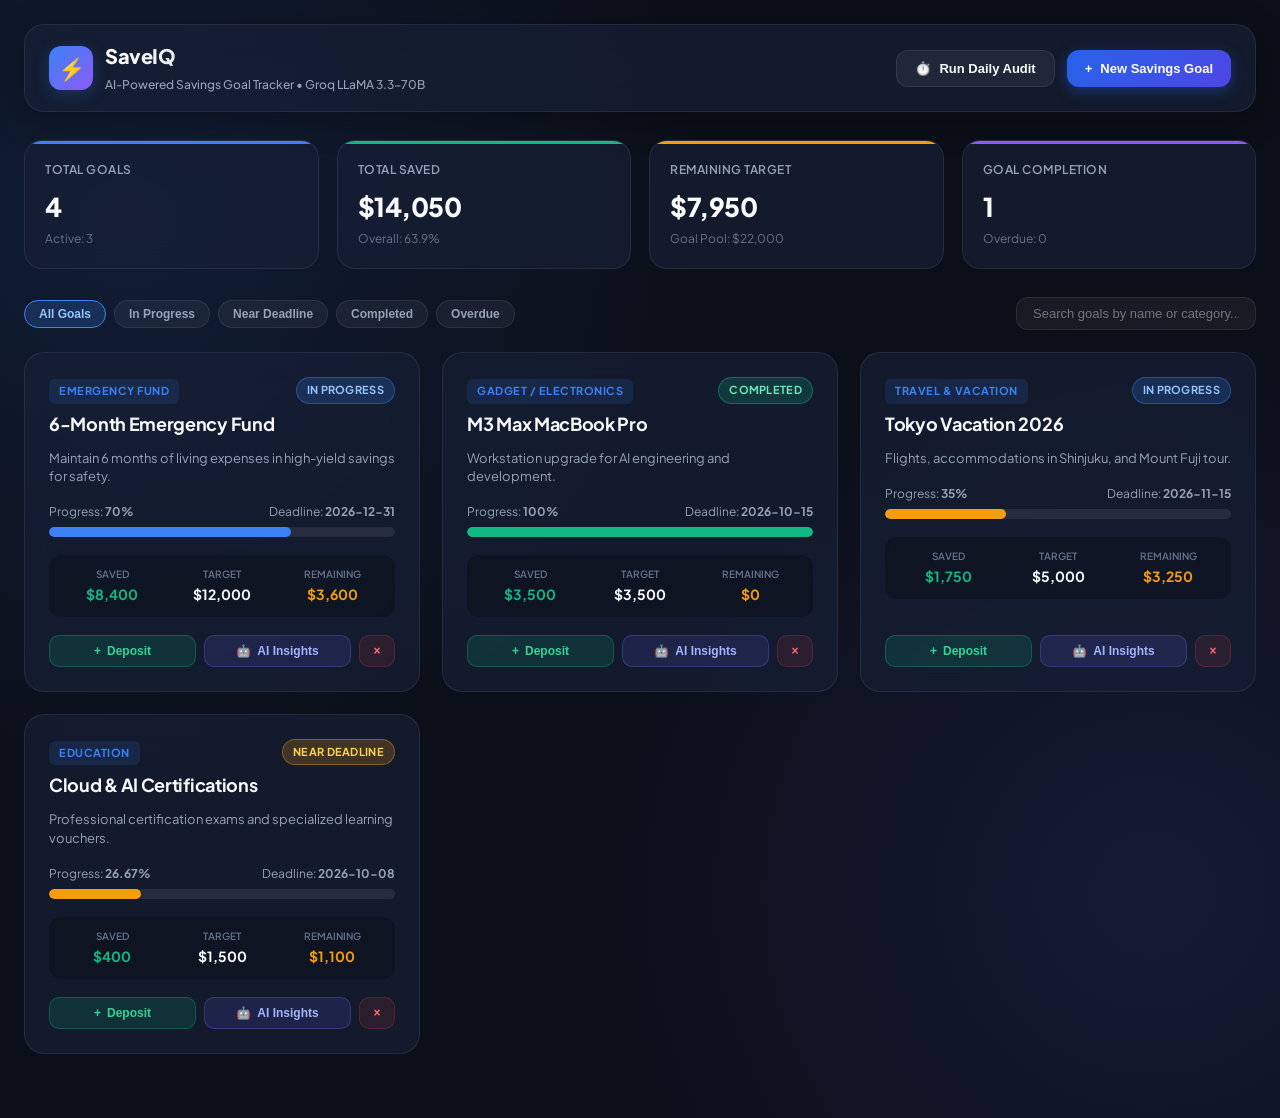
<file: google-apps-script/Index.html>
<!DOCTYPE html>
<html lang="en">
<head>
  <meta charset="UTF-8">
  <meta name="viewport" content="width=device-width, initial-scale=1.0">
  <title>SaveIQ – AI Savings Goal Tracker</title>
  <link rel="preconnect" href="https://fonts.googleapis.com">
  <link rel="preconnect" href="https://fonts.gstatic.com" crossorigin>
  <link href="https://fonts.googleapis.com/css2?family=Plus+Jakarta+Sans:wght@300;400;500;600;700;800&family=JetBrains+Mono:wght@400;500&display=swap" rel="stylesheet">
  <style>
    :root {
      --bg-dark: #0B0F19;
      --card-bg: rgba(24, 32, 54, 0.7);
      --card-border: rgba(255, 255, 255, 0.08);
      --accent-blue: #3B82F6;
      --accent-indigo: #6366F1;
      --accent-green: #10B981;
      --accent-amber: #F59E0B;
      --accent-red: #EF4444;
      --text-main: #F8FAFC;
      --text-muted: #94A3B8;
      --text-dim: #64748B;
      --glow-blue: rgba(59, 130, 246, 0.25);
    }

    * {
      box-sizing: border-box;
      margin: 0;
      padding: 0;
    }

    body {
      font-family: 'Plus Jakarta Sans', -apple-system, sans-serif;
      background-color: var(--bg-dark);
      background-image: 
        radial-gradient(circle at 10% 20%, rgba(59, 130, 246, 0.12) 0%, transparent 40%),
        radial-gradient(circle at 90% 80%, rgba(99, 102, 241, 0.12) 0%, transparent 40%);
      color: var(--text-main);
      min-height: 100vh;
      padding: 24px;
      line-height: 1.5;
    }

    .container {
      max-width: 1280px;
      margin: 0 auto;
    }

    /* Header & Navigation */
    header {
      display: flex;
      justify-content: space-between;
      align-items: center;
      padding: 16px 24px;
      background: var(--card-bg);
      backdrop-filter: blur(16px);
      -webkit-backdrop-filter: blur(16px);
      border: 1px solid var(--card-border);
      border-radius: 20px;
      margin-bottom: 28px;
      box-shadow: 0 8px 32px rgba(0, 0, 0, 0.3);
    }

    .brand {
      display: flex;
      align-items: center;
      gap: 12px;
    }

    .logo-badge {
      width: 44px;
      height: 44px;
      border-radius: 12px;
      background: linear-gradient(135deg, #3B82F6 0%, #8B5CF6 100%);
      display: flex;
      align-items: center;
      justify-content: center;
      font-size: 22px;
      box-shadow: 0 4px 16px var(--glow-blue);
    }

    .brand-title h1 {
      font-size: 20px;
      font-weight: 800;
      letter-spacing: -0.5px;
      background: linear-gradient(to right, #FFFFFF, #94A3B8);
      -webkit-background-clip: text;
      -webkit-text-fill-color: transparent;
    }

    .brand-title span {
      font-size: 12px;
      color: var(--text-muted);
      font-weight: 500;
    }

    .header-actions {
      display: flex;
      gap: 12px;
    }

    .btn {
      padding: 10px 18px;
      border-radius: 12px;
      font-size: 13px;
      font-weight: 600;
      cursor: pointer;
      display: inline-flex;
      align-items: center;
      gap: 8px;
      transition: all 0.2s cubic-bezier(0.4, 0, 0.2, 1);
      border: none;
      outline: none;
    }

    .btn-primary {
      background: linear-gradient(135deg, #2563EB 0%, #4F46E5 100%);
      color: white;
      box-shadow: 0 4px 14px rgba(37, 99, 235, 0.4);
    }

    .btn-primary:hover {
      box-shadow: 0 6px 20px rgba(37, 99, 235, 0.6);
      transform: translateY(-1px);
    }

    .btn-secondary {
      background: rgba(255, 255, 255, 0.06);
      color: var(--text-main);
      border: 1px solid var(--card-border);
    }

    .btn-secondary:hover {
      background: rgba(255, 255, 255, 0.1);
      transform: translateY(-1px);
    }

    /* KPI Summary Cards Grid */
    .kpi-grid {
      display: grid;
      grid-template-columns: repeat(auto-fit, minmax(220px, 1fr));
      gap: 18px;
      margin-bottom: 28px;
    }

    .kpi-card {
      background: var(--card-bg);
      backdrop-filter: blur(12px);
      border: 1px solid var(--card-border);
      border-radius: 18px;
      padding: 20px;
      transition: transform 0.2s ease, border-color 0.2s ease;
      position: relative;
      overflow: hidden;
    }

    .kpi-card:hover {
      transform: translateY(-2px);
      border-color: rgba(255, 255, 255, 0.15);
    }

    .kpi-card::before {
      content: '';
      position: absolute;
      top: 0;
      left: 0;
      width: 100%;
      height: 3px;
      background: var(--card-accent, #3B82F6);
    }

    .kpi-label {
      font-size: 12px;
      font-weight: 600;
      text-transform: uppercase;
      letter-spacing: 0.5px;
      color: var(--text-muted);
      margin-bottom: 8px;
    }

    .kpi-value {
      font-size: 26px;
      font-weight: 800;
      color: var(--text-main);
      margin-bottom: 4px;
      letter-spacing: -0.5px;
    }

    .kpi-subtext {
      font-size: 12px;
      color: var(--text-dim);
    }

    /* Controls & Filter Bar */
    .toolbar {
      display: flex;
      justify-content: space-between;
      align-items: center;
      flex-wrap: wrap;
      gap: 14px;
      margin-bottom: 22px;
    }

    .filter-group {
      display: flex;
      gap: 8px;
      flex-wrap: wrap;
    }

    .filter-chip {
      padding: 6px 14px;
      border-radius: 30px;
      background: rgba(255, 255, 255, 0.05);
      border: 1px solid var(--card-border);
      font-size: 12px;
      font-weight: 600;
      color: var(--text-muted);
      cursor: pointer;
      transition: all 0.2s ease;
    }

    .filter-chip.active, .filter-chip:hover {
      background: rgba(59, 130, 246, 0.2);
      border-color: var(--accent-blue);
      color: #93C5FD;
    }

    .search-input {
      background: rgba(255, 255, 255, 0.05);
      border: 1px solid var(--card-border);
      border-radius: 12px;
      padding: 8px 16px;
      color: var(--text-main);
      font-size: 13px;
      outline: none;
      min-width: 240px;
    }

    .search-input:focus {
      border-color: var(--accent-blue);
      box-shadow: 0 0 0 2px rgba(59, 130, 246, 0.2);
    }

    /* Goals Cards Grid */
    .goals-grid {
      display: grid;
      grid-template-columns: repeat(auto-fill, minmax(360px, 1fr));
      gap: 22px;
      margin-bottom: 40px;
    }

    .goal-card {
      background: var(--card-bg);
      backdrop-filter: blur(14px);
      border: 1px solid var(--card-border);
      border-radius: 20px;
      padding: 24px;
      display: flex;
      flex-direction: column;
      justify-content: space-between;
      transition: all 0.25s cubic-bezier(0.4, 0, 0.2, 1);
      position: relative;
    }

    .goal-card:hover {
      border-color: rgba(255, 255, 255, 0.2);
      transform: translateY(-3px);
      box-shadow: 0 12px 30px rgba(0, 0, 0, 0.4);
    }

    .goal-header {
      display: flex;
      justify-content: space-between;
      align-items: flex-start;
      margin-bottom: 12px;
    }

    .goal-category {
      font-size: 11px;
      font-weight: 700;
      text-transform: uppercase;
      letter-spacing: 0.5px;
      color: var(--accent-blue);
      background: rgba(59, 130, 246, 0.12);
      padding: 4px 10px;
      border-radius: 6px;
      display: inline-block;
      margin-bottom: 6px;
    }

    .goal-title {
      font-size: 18px;
      font-weight: 700;
      color: var(--text-main);
      letter-spacing: -0.3px;
    }

    .badge-status {
      font-size: 11px;
      font-weight: 700;
      padding: 4px 10px;
      border-radius: 20px;
      text-transform: uppercase;
      letter-spacing: 0.3px;
      white-space: nowrap;
    }

    .badge-in-progress { background: rgba(59, 130, 246, 0.2); color: #93C5FD; border: 1px solid rgba(59, 130, 246, 0.4); }
    .badge-completed { background: rgba(16, 185, 129, 0.2); color: #6EE7B7; border: 1px solid rgba(16, 185, 129, 0.4); }
    .badge-near-deadline { background: rgba(245, 158, 11, 0.2); color: #FCD34D; border: 1px solid rgba(245, 158, 11, 0.4); }
    .badge-overdue { background: rgba(239, 68, 68, 0.2); color: #FCA5A5; border: 1px solid rgba(239, 68, 68, 0.4); }

    .goal-purpose {
      font-size: 13px;
      color: var(--text-muted);
      margin-bottom: 18px;
      line-height: 1.4;
      display: -webkit-box;
      -webkit-line-clamp: 2;
      -webkit-box-orient: vertical;
      overflow: hidden;
    }

    /* Financial Meter & Progress */
    .progress-section {
      margin-bottom: 18px;
    }

    .progress-labels {
      display: flex;
      justify-content: space-between;
      font-size: 12px;
      color: var(--text-muted);
      margin-bottom: 6px;
    }

    .progress-track {
      background: rgba(255, 255, 255, 0.08);
      height: 10px;
      border-radius: 9999px;
      overflow: hidden;
      position: relative;
    }

    .progress-fill {
      height: 100%;
      border-radius: 9999px;
      background: linear-gradient(90deg, #3B82F6 0%, #10B981 100%);
      transition: width 0.6s cubic-bezier(0.4, 0, 0.2, 1);
    }

    .metrics-summary {
      display: grid;
      grid-template-columns: repeat(3, 1fr);
      gap: 8px;
      background: rgba(0, 0, 0, 0.25);
      padding: 12px;
      border-radius: 12px;
      margin-bottom: 18px;
      text-align: center;
    }

    .metric-sub-label {
      font-size: 10px;
      text-transform: uppercase;
      color: var(--text-dim);
      font-weight: 600;
    }

    .metric-sub-val {
      font-size: 14px;
      font-weight: 700;
      color: var(--text-main);
      margin-top: 2px;
    }

    /* Card Actions */
    .goal-actions {
      display: flex;
      gap: 8px;
    }

    .btn-card {
      flex: 1;
      padding: 8px 12px;
      font-size: 12px;
      font-weight: 600;
      border-radius: 10px;
      border: none;
      cursor: pointer;
      display: flex;
      align-items: center;
      justify-content: center;
      gap: 6px;
      transition: all 0.15s ease;
    }

    .btn-deposit {
      background: rgba(16, 185, 129, 0.15);
      color: #34D399;
      border: 1px solid rgba(16, 185, 129, 0.3);
    }
    .btn-deposit:hover { background: rgba(16, 185, 129, 0.25); }

    .btn-ai {
      background: rgba(99, 102, 241, 0.15);
      color: #A5B4FC;
      border: 1px solid rgba(99, 102, 241, 0.3);
    }
    .btn-ai:hover { background: rgba(99, 102, 241, 0.25); }

    .btn-del {
      background: rgba(239, 68, 68, 0.1);
      color: #F87171;
      border: 1px solid rgba(239, 68, 68, 0.2);
      flex: 0 0 36px;
    }
    .btn-del:hover { background: rgba(239, 68, 68, 0.2); }

    /* Modal Overlay & Styling */
    .modal-overlay {
      position: fixed;
      inset: 0;
      background: rgba(5, 8, 16, 0.85);
      backdrop-filter: blur(8px);
      display: flex;
      align-items: center;
      justify-content: center;
      z-index: 1000;
      opacity: 0;
      pointer-events: none;
      transition: opacity 0.2s ease;
      padding: 20px;
    }

    .modal-overlay.active {
      opacity: 1;
      pointer-events: auto;
    }

    .modal-content {
      background: #131B2E;
      border: 1px solid var(--card-border);
      border-radius: 24px;
      max-width: 580px;
      width: 100%;
      padding: 28px;
      box-shadow: 0 20px 50px rgba(0, 0, 0, 0.6);
      transform: scale(0.95);
      transition: transform 0.2s cubic-bezier(0.4, 0, 0.2, 1);
      max-height: 90vh;
      overflow-y: auto;
    }

    .modal-overlay.active .modal-content {
      transform: scale(1);
    }

    .modal-header {
      display: flex;
      justify-content: space-between;
      align-items: center;
      margin-bottom: 20px;
    }

    .modal-header h2 {
      font-size: 20px;
      font-weight: 700;
    }

    .modal-close {
      background: transparent;
      border: none;
      color: var(--text-muted);
      font-size: 20px;
      cursor: pointer;
    }

    .form-group {
      margin-bottom: 16px;
    }

    .form-group label {
      display: block;
      font-size: 12px;
      font-weight: 600;
      color: var(--text-muted);
      margin-bottom: 6px;
      text-transform: uppercase;
      letter-spacing: 0.3px;
    }

    .form-control {
      width: 100%;
      padding: 10px 14px;
      background: rgba(255, 255, 255, 0.05);
      border: 1px solid var(--card-border);
      border-radius: 12px;
      color: var(--text-main);
      font-size: 14px;
      outline: none;
      font-family: inherit;
    }

    .form-control:focus {
      border-color: var(--accent-blue);
      box-shadow: 0 0 0 2px rgba(59, 130, 246, 0.2);
    }

    .form-row {
      display: grid;
      grid-template-columns: 1fr 1fr;
      gap: 14px;
    }

    /* AI Insight Modal Body */
    .ai-bubble {
      background: rgba(99, 102, 241, 0.08);
      border: 1px solid rgba(99, 102, 241, 0.3);
      border-radius: 16px;
      padding: 20px;
      font-size: 14px;
      line-height: 1.6;
      color: #E0E7FF;
      white-space: pre-wrap;
      font-family: 'Plus Jakarta Sans', sans-serif;
    }

    /* Loading Spinner */
    .spinner {
      display: inline-block;
      width: 20px;
      height: 20px;
      border: 2px solid rgba(255, 255, 255, 0.3);
      border-radius: 50%;
      border-top-color: white;
      animation: spin 0.8s linear infinite;
    }

    @keyframes spin {
      to { transform: rotate(360deg); }
    }

    /* Notification Toast */
    .toast {
      position: fixed;
      bottom: 24px;
      right: 24px;
      background: #1E293B;
      border: 1px solid #3B82F6;
      padding: 14px 20px;
      border-radius: 12px;
      color: white;
      font-size: 13px;
      font-weight: 600;
      box-shadow: 0 10px 30px rgba(0,0,0,0.5);
      transform: translateY(100px);
      opacity: 0;
      transition: all 0.3s cubic-bezier(0.4, 0, 0.2, 1);
      z-index: 2000;
    }

    .toast.show {
      transform: translateY(0);
      opacity: 1;
    }
  </style>
</head>
<body>
  <div class="container">
    <!-- Top Header -->
    <header>
      <div class="brand">
        <div class="logo-badge">⚡</div>
        <div class="brand-title">
          <h1>SaveIQ</h1>
          <span>AI-Powered Savings Goal Tracker &bull; Groq LLaMA 3.3-70B</span>
        </div>
      </div>
      <div class="header-actions">
        <button class="btn btn-secondary" onclick="triggerAuditNow()">
          <span>⏱️</span> Run Daily Audit
        </button>
        <button class="btn btn-primary" onclick="openCreateModal()">
          <span>+</span> New Savings Goal
        </button>
      </div>
    </header>

    <!-- KPI Dashboard Summary -->
    <div class="kpi-grid">
      <div class="kpi-card" style="--card-accent: #3B82F6;">
        <div class="kpi-label">Total Goals</div>
        <div class="kpi-value" id="kpi-total-goals">0</div>
        <div class="kpi-subtext" id="kpi-active-goals">Active: 0</div>
      </div>
      <div class="kpi-card" style="--card-accent: #10B981;">
        <div class="kpi-label">Total Saved</div>
        <div class="kpi-value" id="kpi-total-saved">$0</div>
        <div class="kpi-subtext" id="kpi-overall-progress">Overall: 0%</div>
      </div>
      <div class="kpi-card" style="--card-accent: #F59E0B;">
        <div class="kpi-label">Remaining Target</div>
        <div class="kpi-value" id="kpi-total-remaining">$0</div>
        <div class="kpi-subtext" id="kpi-total-target">Goal Pool: $0</div>
      </div>
      <div class="kpi-card" style="--card-accent: #8B5CF6;">
        <div class="kpi-label">Goal Completion</div>
        <div class="kpi-value" id="kpi-completed-goals">0</div>
        <div class="kpi-subtext" id="kpi-overdue-goals">Overdue: 0</div>
      </div>
    </div>

    <!-- Toolbar: Search and Filter Chips -->
    <div class="toolbar">
      <div class="filter-group">
        <button class="filter-chip active" onclick="setFilter('all', this)">All Goals</button>
        <button class="filter-chip" onclick="setFilter('In Progress', this)">In Progress</button>
        <button class="filter-chip" onclick="setFilter('Near Deadline', this)">Near Deadline</button>
        <button class="filter-chip" onclick="setFilter('Completed', this)">Completed</button>
        <button class="filter-chip" onclick="setFilter('Overdue', this)">Overdue</button>
      </div>
      <input type="text" id="search-input" class="search-input" placeholder="Search goals by name or category..." oninput="handleSearch()">
    </div>

    <!-- Goals Grid Container -->
    <div class="goals-grid" id="goals-grid">
      <!-- Dynamically Rendered Goal Cards -->
    </div>
  </div>

  <!-- MODAL: Create New Savings Goal -->
  <div class="modal-overlay" id="modal-create">
    <div class="modal-content">
      <div class="modal-header">
        <h2>Create Financial Savings Goal</h2>
        <button class="modal-close" onclick="closeModal('modal-create')">&times;</button>
      </div>
      <form id="form-create-goal" onsubmit="handleCreateGoal(event)">
        <div class="form-group">
          <label>Goal Name</label>
          <input type="text" id="create-name" class="form-control" placeholder="e.g. 6-Month Emergency Fund" required>
        </div>
        <div class="form-row">
          <div class="form-group">
            <label>Category</label>
            <select id="create-category" class="form-control">
              <option value="Emergency Fund">Emergency Fund</option>
              <option value="Gadget / Electronics">Gadget / Electronics</option>
              <option value="Travel & Vacation">Travel & Vacation</option>
              <option value="Education">Education</option>
              <option value="Vehicle / Transport">Vehicle / Transport</option>
              <option value="Home & Real Estate">Home & Real Estate</option>
              <option value="Investment / Wealth">Investment / Wealth</option>
              <option value="General Savings">General Savings</option>
            </select>
          </div>
          <div class="form-group">
            <label>Target Amount ($)</label>
            <input type="number" id="create-target" class="form-control" placeholder="5000" min="1" step="0.01" required>
          </div>
        </div>
        <div class="form-row">
          <div class="form-group">
            <label>Initial Savings ($)</label>
            <input type="number" id="create-initial" class="form-control" placeholder="500" min="0" step="0.01" value="0">
          </div>
          <div class="form-group">
            <label>Target Deadline</label>
            <input type="date" id="create-deadline" class="form-control" required>
          </div>
        </div>
        <div class="form-group">
          <label>Notification Email</label>
          <input type="email" id="create-email" class="form-control" placeholder="user@example.com">
        </div>
        <div class="form-group">
          <label>Purpose & Motivational Notes</label>
          <textarea id="create-purpose" class="form-control" rows="2" placeholder="Why is this goal critical to your financial freedom?"></textarea>
        </div>
        <div class="form-group" style="display: flex; align-items: center; gap: 8px;">
          <input type="checkbox" id="create-alerts" checked>
          <label for="create-alerts" style="margin: 0; text-transform: none; cursor: pointer;">Enable automated daily audit & deadline reminder emails</label>
        </div>
        <div style="display: flex; justify-content: flex-end; gap: 10px; margin-top: 20px;">
          <button type="button" class="btn btn-secondary" onclick="closeModal('modal-create')">Cancel</button>
          <button type="submit" class="btn btn-primary" id="btn-save-goal">Create Goal</button>
        </div>
      </form>
    </div>
  </div>

  <!-- MODAL: Add Deposit -->
  <div class="modal-overlay" id="modal-deposit">
    <div class="modal-content" style="max-width: 440px;">
      <div class="modal-header">
        <h2>Record Savings Deposit</h2>
        <button class="modal-close" onclick="closeModal('modal-deposit')">&times;</button>
      </div>
      <form id="form-deposit" onsubmit="handleDepositSubmit(event)">
        <input type="hidden" id="deposit-goal-id">
        <div class="form-group">
          <label id="deposit-goal-name" style="color: var(--accent-blue); font-size: 14px;">Goal Name</label>
        </div>
        <div class="form-group">
          <label>Deposit Amount ($)</label>
          <input type="number" id="deposit-amount" class="form-control" min="0.01" step="0.01" placeholder="100.00" required>
        </div>
        <div class="form-group">
          <label>Deposit Note (Optional)</label>
          <input type="text" id="deposit-note" class="form-control" placeholder="e.g. Bi-weekly paycheck allocation">
        </div>
        <div style="display: flex; justify-content: flex-end; gap: 10px; margin-top: 20px;">
          <button type="button" class="btn btn-secondary" onclick="closeModal('modal-deposit')">Cancel</button>
          <button type="submit" class="btn btn-primary" id="btn-submit-deposit">Add Deposit</button>
        </div>
      </form>
    </div>
  </div>

  <!-- MODAL: AI Insights & Financial Advisor -->
  <div class="modal-overlay" id="modal-ai">
    <div class="modal-content" style="max-width: 680px;">
      <div class="modal-header">
        <div style="display: flex; align-items: center; gap: 8px;">
          <span style="font-size: 22px;">🤖</span>
          <div>
            <h2 id="ai-modal-goal-title">Groq AI Financial Guidance</h2>
            <div style="font-size: 12px; color: var(--text-muted);">Model: LLaMA 3.3-70B Versatile Financial Engine</div>
          </div>
        </div>
        <button class="modal-close" onclick="closeModal('modal-ai')">&times;</button>
      </div>
      <div id="ai-content-box">
        <div style="text-align: center; padding: 40px 0;">
          <div class="spinner"></div>
          <p style="color: var(--text-muted); margin-top: 14px; font-size: 13px;">Groq LLaMA 3.3-70B analyzing savings velocity and budgeting pace...</p>
        </div>
      </div>
      <div style="display: flex; justify-content: flex-end; margin-top: 20px;">
        <button class="btn btn-secondary" onclick="closeModal('modal-ai')">Close</button>
      </div>
    </div>
  </div>

  <!-- Toast Notification -->
  <div class="toast" id="toast">Notification message</div>

  <script>
    // In-memory application state
    let state = {
      goals: [],
      kpis: {},
      filter: 'all',
      searchQuery: '',
      isGasEnv: typeof google !== 'undefined' && google.script && google.script.run
    };

    // Default mock data when running standalone outside Google Apps Script
    const mockGoals = [
      {
        goalId: 'GOAL-1001',
        goalName: '6-Month Emergency Fund',
        category: 'Emergency Fund',
        targetAmount: 12000,
        currentSavings: 8400,
        remainingAmount: 3600,
        deadline: '2026-12-31',
        daysRemaining: 92,
        progressPct: 70.0,
        status: 'In Progress',
        emailAlerts: true,
        purpose: 'Maintain 6 months of living expenses in high-yield savings for safety.'
      },
      {
        goalId: 'GOAL-1002',
        goalName: 'M3 Max MacBook Pro',
        category: 'Gadget / Electronics',
        targetAmount: 3500,
        currentSavings: 3500,
        remainingAmount: 0,
        deadline: '2026-10-15',
        daysRemaining: 15,
        progressPct: 100.0,
        status: 'Completed',
        emailAlerts: true,
        purpose: 'Workstation upgrade for AI engineering and development.'
      },
      {
        goalId: 'GOAL-1003',
        goalName: 'Tokyo Vacation 2026',
        category: 'Travel & Vacation',
        targetAmount: 5000,
        currentSavings: 1750,
        remainingAmount: 3250,
        deadline: '2026-11-15',
        daysRemaining: 46,
        progressPct: 35.0,
        status: 'In Progress',
        emailAlerts: true,
        purpose: 'Flights, accommodations in Shinjuku, and Mount Fuji tour.'
      },
      {
        goalId: 'GOAL-1004',
        goalName: 'Cloud & AI Certifications',
        category: 'Education',
        targetAmount: 1500,
        currentSavings: 400,
        remainingAmount: 1100,
        deadline: '2026-10-08',
        daysRemaining: 8,
        progressPct: 26.67,
        status: 'Near Deadline',
        emailAlerts: true,
        purpose: 'Professional certification exams and specialized learning vouchers.'
      }
    ];

    // Initialize application on page load
    window.addEventListener('DOMContentLoaded', () => {
      fetchDashboardData();
    });

    function showToast(message) {
      const toast = document.getElementById('toast');
      toast.innerText = message;
      toast.classList.add('show');
      setTimeout(() => toast.classList.remove('show'), 3500);
    }

    function fetchDashboardData() {
      if (state.isGasEnv) {
        google.script.run
          .withSuccessHandler((response) => {
            if (response && response.goals) {
              state.goals = response.goals;
              state.kpis = response.kpis;
              renderDashboard();
            }
          })
          .withFailureHandler((err) => {
            showToast('GAS Error: ' + err.message);
          })
          .getDashboardData();
      } else {
        // Fallback for standalone preview / local development
        state.goals = [...mockGoals];
        calculateLocalKpis();
        renderDashboard();
      }
    }

    function calculateLocalKpis() {
      let totalGoals = state.goals.length;
      let totalTarget = 0;
      let totalSaved = 0;
      let active = 0, completed = 0, overdue = 0;

      state.goals.forEach(g => {
        totalTarget += g.targetAmount;
        totalSaved += g.currentSavings;
        if (g.status === 'Completed') completed++;
        else if (g.status === 'Overdue') { overdue++; active++; }
        else active++;
      });

      state.kpis = {
        totalGoals,
        totalTarget,
        totalSaved,
        totalRemaining: Math.max(0, totalTarget - totalSaved),
        overallProgressPct: totalTarget > 0 ? ((totalSaved / totalTarget) * 100).toFixed(1) : 0,
        activeGoals: active,
        completedGoals: completed,
        overdueGoals: overdue
      };
    }

    function renderDashboard() {
      // Update KPIs
      document.getElementById('kpi-total-goals').innerText = state.kpis.totalGoals || 0;
      document.getElementById('kpi-active-goals').innerText = `Active: ${state.kpis.activeGoals || 0}`;
      document.getElementById('kpi-total-saved').innerText = `$${(state.kpis.totalSaved || 0).toLocaleString()}`;
      document.getElementById('kpi-overall-progress').innerText = `Overall: ${state.kpis.overallProgressPct || 0}%`;
      document.getElementById('kpi-total-remaining').innerText = `$${(state.kpis.totalRemaining || 0).toLocaleString()}`;
      document.getElementById('kpi-total-target').innerText = `Goal Pool: $${(state.kpis.totalTarget || 0).toLocaleString()}`;
      document.getElementById('kpi-completed-goals').innerText = state.kpis.completedGoals || 0;
      document.getElementById('kpi-overdue-goals').innerText = `Overdue: ${state.kpis.overdueGoals || 0}`;

      // Filter and render goal cards
      const container = document.getElementById('goals-grid');
      container.innerHTML = '';

      const filtered = state.goals.filter(g => {
        const matchesFilter = state.filter === 'all' || g.status === state.filter;
        const matchesSearch = !state.searchQuery || 
          g.goalName.toLowerCase().includes(state.searchQuery.toLowerCase()) || 
          g.category.toLowerCase().includes(state.searchQuery.toLowerCase());
        return matchesFilter && matchesSearch;
      });

      if (filtered.length === 0) {
        container.innerHTML = `
          <div style="grid-column: 1/-1; text-align: center; padding: 48px; background: var(--card-bg); border-radius: 20px; border: 1px dashed var(--card-border);">
            <div style="font-size: 32px; margin-bottom: 12px;">🎯</div>
            <h3 style="font-size: 16px; margin-bottom: 6px;">No goals found</h3>
            <p style="color: var(--text-muted); font-size: 13px;">Create your first financial goal to start tracking progress with AI guidance!</p>
          </div>
        `;
        return;
      }

      filtered.forEach(goal => {
        const card = createGoalCardElement(goal);
        container.appendChild(card);
      });
    }

    function createGoalCardElement(goal) {
      const card = document.createElement('div');
      card.className = 'goal-card';

      let statusBadgeClass = 'badge-in-progress';
      if (goal.status === 'Completed') statusBadgeClass = 'badge-completed';
      else if (goal.status === 'Near Deadline') statusBadgeClass = 'badge-near-deadline';
      else if (goal.status === 'Overdue') statusBadgeClass = 'badge-overdue';

      const progressColor = goal.progressPct >= 100 ? '#10B981' : (goal.progressPct >= 50 ? '#3B82F6' : '#F59E0B');

      card.innerHTML = `
        <div>
          <div class="goal-header">
            <div>
              <span class="goal-category">${escapeHtml(goal.category)}</span>
              <h3 class="goal-title">${escapeHtml(goal.goalName)}</h3>
            </div>
            <span class="badge-status ${statusBadgeClass}">${goal.status}</span>
          </div>
          
          <p class="goal-purpose">${escapeHtml(goal.purpose || 'No description specified.')}</p>

          <div class="progress-section">
            <div class="progress-labels">
              <span>Progress: <strong>${goal.progressPct}%</strong></span>
              <span>Deadline: <strong>${goal.deadline || 'N/A'}</strong></span>
            </div>
            <div class="progress-track">
              <div class="progress-fill" style="width: ${Math.min(100, goal.progressPct)}%; background: ${progressColor};"></div>
            </div>
          </div>

          <div class="metrics-summary">
            <div>
              <div class="metric-sub-label">Saved</div>
              <div class="metric-sub-val" style="color: #10B981;">$${goal.currentSavings.toLocaleString()}</div>
            </div>
            <div>
              <div class="metric-sub-label">Target</div>
              <div class="metric-sub-val">$${goal.targetAmount.toLocaleString()}</div>
            </div>
            <div>
              <div class="metric-sub-label">Remaining</div>
              <div class="metric-sub-val" style="color: #F59E0B;">$${goal.remainingAmount.toLocaleString()}</div>
            </div>
          </div>
        </div>

        <div class="goal-actions">
          <button class="btn-card btn-deposit" onclick="openDepositModal('${goal.goalId}', '${escapeHtml(goal.goalName)}')">
            <span>+</span> Deposit
          </button>
          <button class="btn-card btn-ai" onclick="requestAiInsight('${goal.goalId}', '${escapeHtml(goal.goalName)}')">
            <span>🤖</span> AI Insights
          </button>
          <button class="btn-card btn-del" title="Delete Goal" onclick="handleDeleteGoal('${goal.goalId}')">
            &times;
          </button>
        </div>
      `;

      return card;
    }

    function setFilter(filter, el) {
      state.filter = filter;
      document.querySelectorAll('.filter-chip').forEach(c => c.classList.remove('active'));
      el.classList.add('active');
      renderDashboard();
    }

    function handleSearch() {
      state.searchQuery = document.getElementById('search-input').value;
      renderDashboard();
    }

    // Modal Control Helpers
    function openModal(id) { document.getElementById(id).classList.add('active'); }
    function closeModal(id) { document.getElementById(id).classList.remove('active'); }

    function openCreateModal() {
      // Set default deadline to 3 months ahead
      const d = new Date();
      d.setMonth(d.getMonth() + 3);
      document.getElementById('create-deadline').value = d.toISOString().split('T')[0];
      openModal('modal-create');
    }

    function handleCreateGoal(e) {
      e.preventDefault();
      const goalData = {
        goalName: document.getElementById('create-name').value,
        category: document.getElementById('create-category').value,
        targetAmount: parseFloat(document.getElementById('create-target').value),
        initialSavings: parseFloat(document.getElementById('create-initial').value) || 0,
        deadline: document.getElementById('create-deadline').value,
        userEmail: document.getElementById('create-email').value,
        purpose: document.getElementById('create-purpose').value,
        emailAlerts: document.getElementById('create-alerts').checked
      };

      const btn = document.getElementById('btn-save-goal');
      btn.innerText = 'Creating...';
      btn.disabled = true;

      if (state.isGasEnv) {
        google.script.run
          .withSuccessHandler(() => {
            closeModal('modal-create');
            document.getElementById('form-create-goal').reset();
            btn.innerText = 'Create Goal';
            btn.disabled = false;
            showToast('Goal created in Google Sheets!');
            fetchDashboardData();
          })
          .withFailureHandler((err) => {
            btn.innerText = 'Create Goal';
            btn.disabled = false;
            showToast('Error: ' + err.message);
          })
          .createSavingsGoal(goalData);
      } else {
        // Local simulation
        const newGoal = {
          goalId: 'GOAL-' + Math.floor(100000 + Math.random() * 900000),
          ...goalData,
          currentSavings: goalData.initialSavings,
          remainingAmount: Math.max(0, goalData.targetAmount - goalData.initialSavings),
          progressPct: goalData.targetAmount > 0 ? parseFloat(((goalData.initialSavings / goalData.targetAmount) * 100).toFixed(2)) : 0,
          daysRemaining: 90,
          status: 'In Progress'
        };
        state.goals.unshift(newGoal);
        calculateLocalKpis();
        renderDashboard();
        closeModal('modal-create');
        document.getElementById('form-create-goal').reset();
        btn.innerText = 'Create Goal';
        btn.disabled = false;
        showToast('Goal created successfully!');
      }
    }

    function openDepositModal(goalId, goalName) {
      document.getElementById('deposit-goal-id').value = goalId;
      document.getElementById('deposit-goal-name').innerText = 'Target: ' + goalName;
      document.getElementById('deposit-amount').value = '';
      document.getElementById('deposit-note').value = '';
      openModal('modal-deposit');
    }

    function handleDepositSubmit(e) {
      e.preventDefault();
      const goalId = document.getElementById('deposit-goal-id').value;
      const amount = parseFloat(document.getElementById('deposit-amount').value);
      const note = document.getElementById('deposit-note').value;

      const btn = document.getElementById('btn-submit-deposit');
      btn.innerText = 'Recording...';
      btn.disabled = true;

      if (state.isGasEnv) {
        google.script.run
          .withSuccessHandler(() => {
            closeModal('modal-deposit');
            btn.innerText = 'Add Deposit';
            btn.disabled = false;
            showToast(`Deposited $${amount} successfully!`);
            fetchDashboardData();
          })
          .withFailureHandler((err) => {
            btn.innerText = 'Add Deposit';
            btn.disabled = false;
            showToast('Error: ' + err.message);
          })
          .addDeposit(goalId, amount, note);
      } else {
        const goal = state.goals.find(g => g.goalId === goalId);
        if (goal) {
          goal.currentSavings += amount;
          goal.remainingAmount = Math.max(0, goal.targetAmount - goal.currentSavings);
          goal.progressPct = parseFloat(((goal.currentSavings / goal.targetAmount) * 100).toFixed(2));
          if (goal.progressPct >= 100) goal.status = 'Completed';
          calculateLocalKpis();
          renderDashboard();
        }
        closeModal('modal-deposit');
        btn.innerText = 'Add Deposit';
        btn.disabled = false;
        showToast(`Deposited $${amount} successfully!`);
      }
    }

    function handleDeleteGoal(goalId) {
      if (!confirm('Are you sure you want to remove this financial goal?')) return;

      if (state.isGasEnv) {
        google.script.run
          .withSuccessHandler(() => {
            showToast('Goal deleted.');
            fetchDashboardData();
          })
          .deleteSavingsGoal(goalId);
      } else {
        state.goals = state.goals.filter(g => g.goalId !== goalId);
        calculateLocalKpis();
        renderDashboard();
        showToast('Goal deleted.');
      }
    }

    function requestAiInsight(goalId, goalName) {
      document.getElementById('ai-modal-goal-title').innerText = goalName;
      const contentBox = document.getElementById('ai-content-box');
      contentBox.innerHTML = `
        <div style="text-align: center; padding: 40px 0;">
          <div class="spinner"></div>
          <p style="color: var(--text-muted); margin-top: 14px; font-size: 13px;">Groq LLaMA 3.3-70B analyzing savings velocity and budgeting pace...</p>
        </div>
      `;
      openModal('modal-ai');

      if (state.isGasEnv) {
        google.script.run
          .withSuccessHandler((res) => {
            if (res && res.recommendation) {
              contentBox.innerHTML = `<div class="ai-bubble">${escapeHtml(res.recommendation)}</div>`;
            } else {
              contentBox.innerHTML = `<div class="ai-bubble">No recommendations generated.</div>`;
            }
          })
          .withFailureHandler((err) => {
            contentBox.innerHTML = `<div style="color: #EF4444; padding: 14px;">Error fetching AI insight: ${escapeHtml(err.message)}</div>`;
          })
          .generateAiRecommendation(goalId);
      } else {
        // High quality simulated AI advisor response for standalone preview
        setTimeout(() => {
          const goal = state.goals.find(g => g.goalId === goalId);
          const days = goal ? Math.max(1, goal.daysRemaining) : 30;
          const remaining = goal ? goal.remainingAmount : 1000;
          const daily = (remaining / days).toFixed(2);
          const weekly = (remaining / Math.ceil(days / 7)).toFixed(2);

          contentBox.innerHTML = `
            <div class="ai-bubble">
### 📊 SaveIQ AI Financial Guidance for: ${escapeHtml(goalName)}

**1. Executive Status & Velocity Assessment**
You have funded **${goal ? goal.progressPct : 50}%** of your target with **${days} days** remaining until your deadline. Your overall completion trajectory is steady, but requires proactive capital preservation.

**2. Required Savings Pace**
To achieve full funding by your target date:
• **Daily Savings Pace**: **$${daily} / day**
• **Weekly Savings Pace**: **$${weekly} / week**

**3. Practical Budget Optimization Tactics**
• Implement the **"50/30/20 Micro-Trim"**: Reallocate 5% from discretionary dining and entertainment directly toward this goal bucket.
• Audit active recurring digital subscriptions. Pausing two non-essential subscriptions generates ~$30-$45/month in instant velocity.

**4. Behavioral Discipline Habit**
• **The 72-Hour Rule**: Before making any impulse purchase exceeding $${daily}, wait 72 hours. If the urge passes, transfer that exact amount directly into this '${escapeHtml(goalName)}' fund.
• **Automate Frictionless Deposits**: Set up an automatic weekly transfer of $${weekly} on paycheck arrival day.

**5. Motivational Finish Line Strategy**
You are only $${remaining.toLocaleString()} away from unlocking this milestone! Celebrate visual milestones at every 10% increment to reinforce dopamine-driven financial discipline.
            </div>
          `;
        }, 1200);
      }
    }

    function triggerAuditNow() {
      showToast('Running automated financial audit...');
      if (state.isGasEnv) {
        google.script.run
          .withSuccessHandler((res) => {
            showToast(`Audit complete! Processed ${res.processedCount} goals, sent ${res.alertsSent} alert emails.`);
            fetchDashboardData();
          })
          .runDailyFinancialAudit();
      } else {
        setTimeout(() => {
          showToast('Audit complete! Processed 4 goals. All statuses updated.');
        }, 800);
      }
    }

    function escapeHtml(text) {
      if (!text) return '';
      return String(text)
        .replace(/&/g, '&amp;')
        .replace(/</g, '&lt;')
        .replace(/>/g, '&gt;')
        .replace(/"/g, '&quot;')
        .replace(/'/g, '&#039;');
    }
  </script>
</body>
</html>
</file>
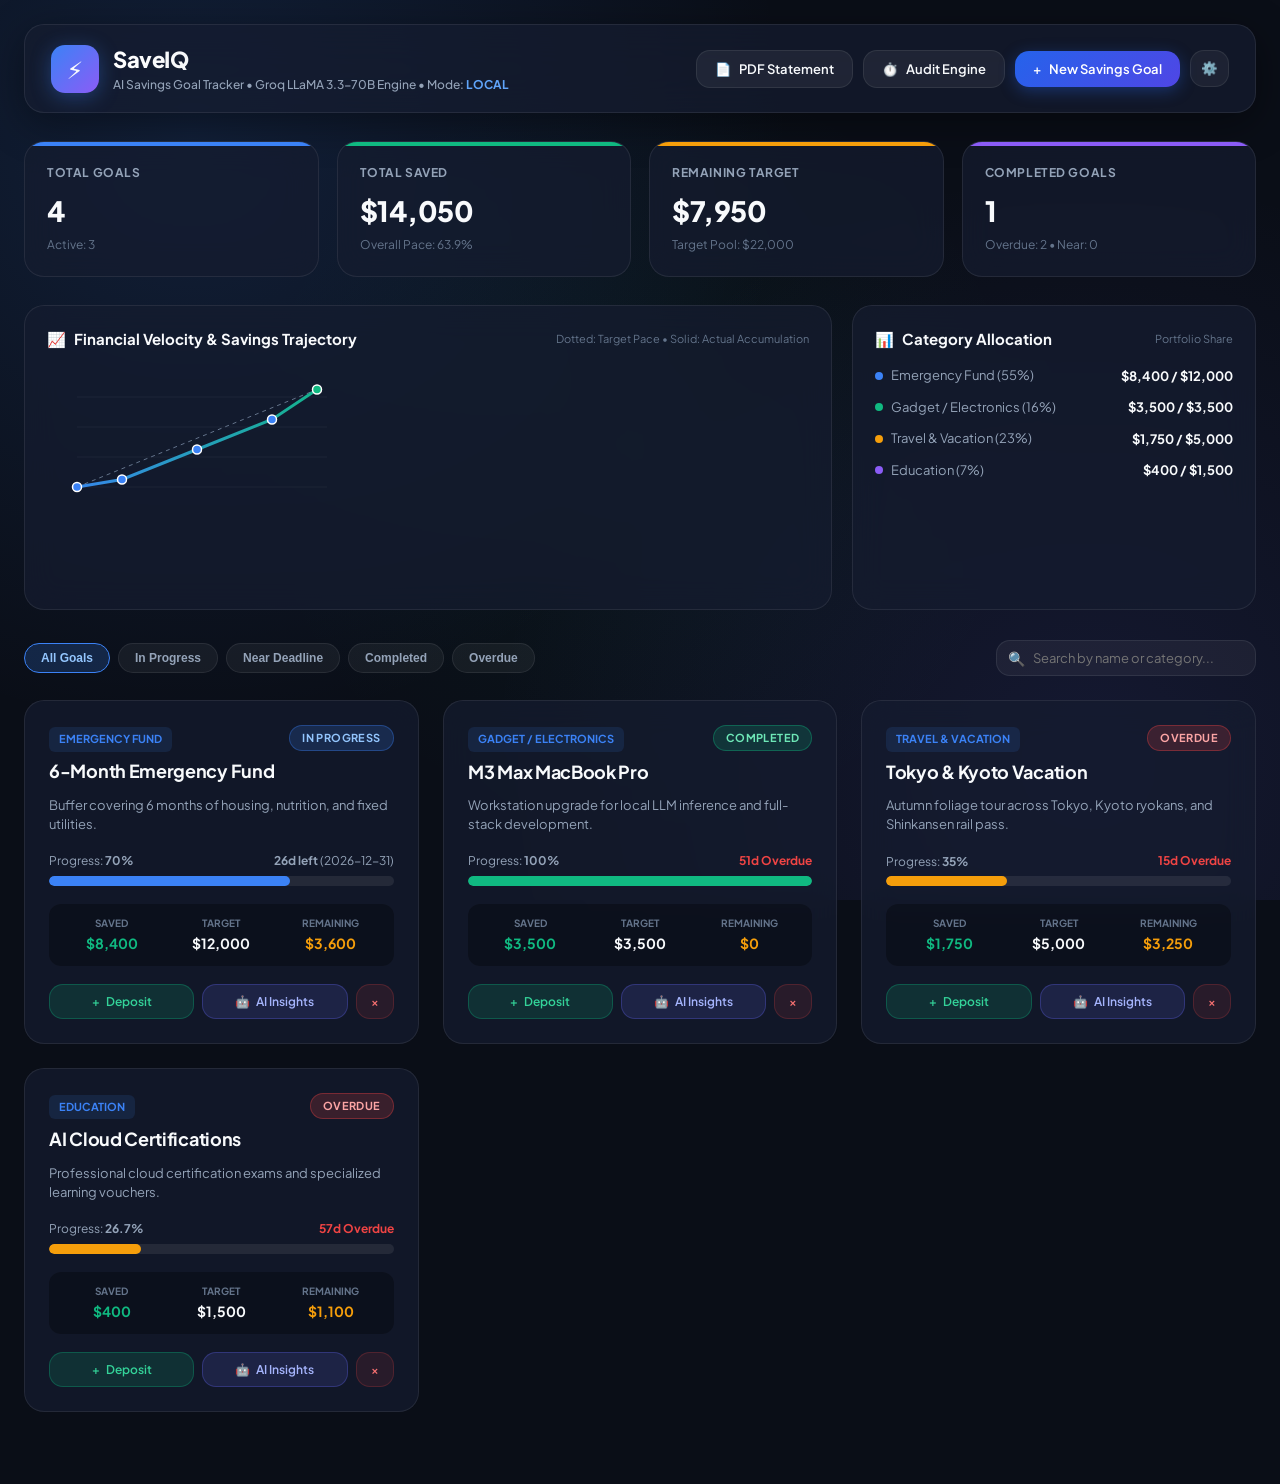
<file: web-frontend/index.html>
<!DOCTYPE html>
<html lang="en">
<head>
  <meta charset="UTF-8">
  <meta name="viewport" content="width=device-width, initial-scale=1.0">
  <title>SaveIQ – AI Savings Goal Tracker</title>
  <link rel="preconnect" href="https://fonts.googleapis.com">
  <link rel="preconnect" href="https://fonts.gstatic.com" crossorigin>
  <link href="https://fonts.googleapis.com/css2?family=Plus+Jakarta+Sans:wght@300;400;500;600;700;800&family=JetBrains+Mono:wght@400;500&display=swap" rel="stylesheet">
  <link rel="stylesheet" href="styles.css">
</head>
<body>
  <div class="app-wrapper">
    <!-- Header -->
    <header class="app-header">
      <div class="brand-section">
        <div class="brand-icon">⚡</div>
        <div class="brand-meta">
          <h1>SaveIQ</h1>
          <p>AI Savings Goal Tracker &bull; Groq LLaMA 3.3-70B Engine &bull; Mode: <span id="backend-mode-badge" style="color: #60A5FA; font-weight: 700;">LOCAL</span></p>
        </div>
      </div>
      <div class="header-controls">
        <button class="btn btn-secondary" onclick="exportPdfStatement()" title="Export PDF Statement">
          <span>📄</span> PDF Statement
        </button>
        <button class="btn btn-secondary" onclick="triggerAudit()" title="Run Daily Audit & Check Deadlines">
          <span>⏱️</span> Audit Engine
        </button>
        <button class="btn btn-primary" onclick="openCreateModal()">
          <span>+</span> New Savings Goal
        </button>
        <button class="btn-settings" onclick="openSettingsModal()" title="Settings & Backend Config">
          ⚙️
        </button>
      </div>
    </header>

    <!-- Executive KPI Summary Cards -->
    <section class="kpi-section">
      <div class="kpi-box">
        <div class="kpi-top-bar" style="background: #3B82F6;"></div>
        <div class="kpi-title">Total Goals</div>
        <div class="kpi-value" id="kpi-total-goals">0</div>
        <div class="kpi-sub" id="kpi-active-count">Active: 0</div>
      </div>
      <div class="kpi-box">
        <div class="kpi-top-bar" style="background: #10B981;"></div>
        <div class="kpi-title">Total Saved</div>
        <div class="kpi-value" id="kpi-total-saved">$0</div>
        <div class="kpi-sub" id="kpi-overall-rate">Overall Pace: 0%</div>
      </div>
      <div class="kpi-box">
        <div class="kpi-top-bar" style="background: #F59E0B;"></div>
        <div class="kpi-title">Remaining Target</div>
        <div class="kpi-value" id="kpi-total-remaining">$0</div>
        <div class="kpi-sub" id="kpi-total-target">Target Pool: $0</div>
      </div>
      <div class="kpi-box">
        <div class="kpi-top-bar" style="background: #8B5CF6;"></div>
        <div class="kpi-title">Completed Goals</div>
        <div class="kpi-value" id="kpi-completed-goals">0</div>
        <div class="kpi-sub" id="kpi-overdue-count">Overdue: 0</div>
      </div>
    </section>

    <!-- Analytics Section: Velocity Chart & Category Breakdown -->
    <section class="analytics-section">
      <div class="analytics-card">
        <div class="card-title-bar">
          <h2><span>📈</span> Financial Velocity & Savings Trajectory</h2>
          <span style="font-size: 11px; color: var(--text-dim);">Dotted: Target Pace &bull; Solid: Actual Accumulation</span>
        </div>
        <div class="chart-canvas-container">
          <canvas id="projection-chart"></canvas>
        </div>
      </div>
      <div class="analytics-card">
        <div class="card-title-bar">
          <h2><span>📊</span> Category Allocation</h2>
          <span style="font-size: 11px; color: var(--text-dim);">Portfolio Share</span>
        </div>
        <div class="category-list" id="category-breakdown-list">
          <!-- Dynamically Rendered Categories -->
        </div>
      </div>
    </section>

    <!-- Filter & Search Toolbar -->
    <section class="filter-toolbar">
      <div class="chip-group">
        <button class="chip active" onclick="setFilter('all', this)">All Goals</button>
        <button class="chip" onclick="setFilter('In Progress', this)">In Progress</button>
        <button class="chip" onclick="setFilter('Near Deadline', this)">Near Deadline</button>
        <button class="chip" onclick="setFilter('Completed', this)">Completed</button>
        <button class="chip" onclick="setFilter('Overdue', this)">Overdue</button>
      </div>
      <div class="search-box">
        <span class="search-icon">🔍</span>
        <input type="text" placeholder="Search by name or category..." oninput="handleSearch(this.value)">
      </div>
    </section>

    <!-- Goals Grid -->
    <section class="goals-container" id="goals-container">
      <!-- Dynamically Rendered Goal Cards -->
    </section>
  </div>

  <!-- MODAL: Create New Goal -->
  <div class="modal-layer" id="modal-create-goal">
    <div class="modal-card">
      <div class="modal-title-row">
        <h2>Create Savings Goal</h2>
        <button class="btn-modal-close" onclick="closeModal('modal-create-goal')">&times;</button>
      </div>
      <form id="form-new-goal" onsubmit="handleCreateGoalSubmit(event)">
        <div class="input-group">
          <label>Goal Name</label>
          <input type="text" id="new-name" class="input-field" placeholder="e.g. 6-Month Emergency Fund" required>
        </div>
        <div class="grid-2">
          <div class="input-group">
            <label>Category</label>
            <select id="new-category" class="input-field">
              <option value="Emergency Fund">Emergency Fund</option>
              <option value="Gadget / Electronics">Gadget / Electronics</option>
              <option value="Travel & Vacation">Travel & Vacation</option>
              <option value="Education">Education</option>
              <option value="Vehicle / Transport">Vehicle / Transport</option>
              <option value="Home & Real Estate">Home & Real Estate</option>
              <option value="Investment / Wealth">Investment / Wealth</option>
              <option value="General Savings">General Savings</option>
            </select>
          </div>
          <div class="input-group">
            <label>Target Amount ($)</label>
            <input type="number" id="new-target" class="input-field" placeholder="5000" min="1" step="0.01" required>
          </div>
        </div>
        <div class="grid-2">
          <div class="input-group">
            <label>Initial Savings ($)</label>
            <input type="number" id="new-initial" class="input-field" placeholder="0" min="0" step="0.01" value="0">
          </div>
          <div class="input-group">
            <label>Target Deadline</label>
            <input type="date" id="new-deadline" class="input-field" required>
          </div>
        </div>
        <div class="input-group">
          <label>Notification Email</label>
          <input type="email" id="new-email" class="input-field" placeholder="user@example.com" value="user@example.com">
        </div>
        <div class="input-group">
          <label>Purpose / Motivational Context</label>
          <textarea id="new-purpose" class="input-field" rows="2" placeholder="Why is this financial milestone critical to your freedom?"></textarea>
        </div>
        <div class="input-group" style="display: flex; align-items: center; gap: 8px;">
          <input type="checkbox" id="new-alerts" checked>
          <label for="new-alerts" style="margin: 0; text-transform: none; cursor: pointer;">Enable automated daily audit & deadline reminder alerts</label>
        </div>
        <div style="display: flex; justify-content: flex-end; gap: 10px; margin-top: 20px;">
          <button type="button" class="btn btn-secondary" onclick="closeModal('modal-create-goal')">Cancel</button>
          <button type="submit" class="btn btn-primary">Create Goal</button>
        </div>
      </form>
    </div>
  </div>

  <!-- MODAL: Record Deposit -->
  <div class="modal-layer" id="modal-deposit">
    <div class="modal-card" style="max-width: 440px;">
      <div class="modal-title-row">
        <h2>Record Savings Deposit</h2>
        <button class="btn-modal-close" onclick="closeModal('modal-deposit')">&times;</button>
      </div>
      <form id="form-record-deposit" onsubmit="handleDepositSubmit(event)">
        <input type="hidden" id="deposit-target-id">
        <div class="input-group">
          <div id="deposit-target-name" style="color: #60A5FA; font-weight: 700; font-size: 14px;">Goal</div>
        </div>
        <div class="input-group">
          <label>Deposit Amount ($)</label>
          <input type="number" id="deposit-val" class="input-field" min="0.01" step="0.01" placeholder="100.00" required>
        </div>
        <div class="input-group">
          <label>Deposit Note (Optional)</label>
          <input type="text" id="deposit-note" class="input-field" placeholder="e.g. Bi-weekly paycheck allocation">
        </div>
        <div style="display: flex; justify-content: flex-end; gap: 10px; margin-top: 20px;">
          <button type="button" class="btn btn-secondary" onclick="closeModal('modal-deposit')">Cancel</button>
          <button type="submit" class="btn btn-primary">Confirm Deposit</button>
        </div>
      </form>
    </div>
  </div>

  <!-- MODAL: AI Insights & Recommendation Engine -->
  <div class="modal-layer" id="modal-ai">
    <div class="modal-card" style="max-width: 700px;">
      <div class="modal-title-row">
        <div style="display: flex; align-items: center; gap: 10px;">
          <span style="font-size: 24px;">🤖</span>
          <div>
            <h2 id="ai-modal-title">AI Financial Guidance</h2>
            <div id="ai-model-label" style="font-size: 12px; color: var(--text-secondary);">Engine: Groq LLaMA 3.3-70B Versatile</div>
          </div>
        </div>
        <button class="btn-modal-close" onclick="closeModal('modal-ai')">&times;</button>
      </div>
      <div id="ai-modal-body">
        <!-- AI Response Content -->
      </div>
      <div style="display: flex; justify-content: flex-end; margin-top: 20px;">
        <button class="btn btn-secondary" onclick="closeModal('modal-ai')">Close</button>
      </div>
    </div>
  </div>

  <!-- MODAL: Email Alert Preview -->
  <div class="modal-layer" id="modal-email-preview">
    <div class="modal-card" style="max-width: 580px;">
      <div class="modal-title-row">
        <h2>Simulated Email Notification</h2>
        <button class="btn-modal-close" onclick="closeModal('modal-email-preview')">&times;</button>
      </div>
      <div id="email-preview-content">
        <!-- Rendered Email Body -->
      </div>
      <div style="display: flex; justify-content: flex-end; margin-top: 20px;">
        <button class="btn btn-secondary" onclick="closeModal('modal-email-preview')">Close</button>
      </div>
    </div>
  </div>

  <!-- MODAL: System Settings & Backend Mode -->
  <div class="modal-layer" id="modal-settings">
    <div class="modal-card" style="max-width: 520px;">
      <div class="modal-title-row">
        <h2>Settings & Architecture Switcher</h2>
        <button class="btn-modal-close" onclick="closeModal('modal-settings')">&times;</button>
      </div>
      <form onsubmit="handleSaveSettings(event)">
        <div class="input-group">
          <label>Backend Connectivity Mode</label>
          <select id="settings-backend-mode" class="input-field">
            <option value="local">Client-Side / Local Storage (Standalone Zero-Config)</option>
            <option value="fastapi">FastAPI Python Backend (REST & Database)</option>
          </select>
        </div>
        <div class="input-group">
          <label>FastAPI Backend URL</label>
          <input type="text" id="settings-fastapi-url" class="input-field" placeholder="http://localhost:8000">
        </div>
        <div class="input-group">
          <label>Groq API Key (Optional for Client-Side AI)</label>
          <input type="password" id="settings-groq-key" class="input-field" placeholder="gsk_...">
          <small style="color: var(--text-dim); font-size: 11px;">If left blank, SaveIQ uses intelligent built-in CFP heuristics.</small>
        </div>
        <div style="display: flex; justify-content: flex-end; gap: 10px; margin-top: 20px;">
          <button type="button" class="btn btn-secondary" onclick="closeModal('modal-settings')">Cancel</button>
          <button type="submit" class="btn btn-primary">Save Settings</button>
        </div>
      </form>
    </div>
  </div>

  <!-- Toast Notification -->
  <div class="notification-toast" id="app-toast">Notification Message</div>

  <script src="app.js"></script>
</body>
</html>
</file>
<file: web-frontend/styles.css>
/* SaveIQ Modern Design System - Glassmorphism & High-Performance UI */
:root {
  --bg-dark: #0A0E17;
  --bg-gradient: radial-gradient(circle at 15% 15%, rgba(59, 130, 246, 0.15) 0%, transparent 45%),
                  radial-gradient(circle at 85% 85%, rgba(99, 102, 241, 0.12) 0%, transparent 45%),
                  radial-gradient(circle at 50% 50%, rgba(16, 185, 129, 0.05) 0%, transparent 50%);
  --card-bg: rgba(21, 29, 48, 0.72);
  --card-border: rgba(255, 255, 255, 0.08);
  --card-hover-border: rgba(255, 255, 255, 0.2);
  --primary: #3B82F6;
  --primary-hover: #2563EB;
  --secondary: #6366F1;
  --success: #10B981;
  --warning: #F59E0B;
  --danger: #EF4444;
  --text-primary: #F8FAFC;
  --text-secondary: #94A3B8;
  --text-dim: #64748B;
  --radius-lg: 20px;
  --radius-md: 14px;
  --radius-sm: 8px;
}

* {
  box-sizing: border-box;
  margin: 0;
  padding: 0;
}

body {
  font-family: 'Plus Jakarta Sans', system-ui, -apple-system, sans-serif;
  background-color: var(--bg-dark);
  background-image: var(--bg-gradient);
  background-attachment: fixed;
  color: var(--text-primary);
  min-height: 100vh;
  line-height: 1.5;
  padding: 24px;
  -webkit-font-smoothing: antialiased;
}

.app-wrapper {
  max-width: 1320px;
  margin: 0 auto;
}

/* Glassmorphism Header */
.app-header {
  display: flex;
  justify-content: space-between;
  align-items: center;
  flex-wrap: wrap;
  gap: 16px;
  padding: 18px 26px;
  background: var(--card-bg);
  backdrop-filter: blur(20px);
  -webkit-backdrop-filter: blur(20px);
  border: 1px solid var(--card-border);
  border-radius: var(--radius-lg);
  margin-bottom: 28px;
  box-shadow: 0 10px 40px rgba(0, 0, 0, 0.4);
}

.brand-section {
  display: flex;
  align-items: center;
  gap: 14px;
}

.brand-icon {
  width: 48px;
  height: 48px;
  border-radius: 14px;
  background: linear-gradient(135deg, #3B82F6 0%, #8B5CF6 100%);
  display: flex;
  align-items: center;
  justify-content: center;
  font-size: 24px;
  box-shadow: 0 4px 20px rgba(59, 130, 246, 0.35);
}

.brand-meta h1 {
  font-size: 22px;
  font-weight: 800;
  letter-spacing: -0.5px;
  background: linear-gradient(to right, #FFFFFF, #CBD5E1);
  -webkit-background-clip: text;
  -webkit-text-fill-color: transparent;
}

.brand-meta p {
  font-size: 12px;
  color: var(--text-secondary);
  font-weight: 500;
}

.header-controls {
  display: flex;
  align-items: center;
  gap: 10px;
  flex-wrap: wrap;
}

/* Buttons */
.btn {
  padding: 10px 18px;
  border-radius: var(--radius-md);
  font-size: 13px;
  font-weight: 600;
  cursor: pointer;
  display: inline-flex;
  align-items: center;
  gap: 8px;
  border: none;
  outline: none;
  transition: all 0.2s cubic-bezier(0.4, 0, 0.2, 1);
  font-family: inherit;
}

.btn-primary {
  background: linear-gradient(135deg, #2563EB 0%, #4F46E5 100%);
  color: #FFFFFF;
  box-shadow: 0 4px 16px rgba(37, 99, 235, 0.35);
}

.btn-primary:hover {
  transform: translateY(-1px);
  box-shadow: 0 6px 22px rgba(37, 99, 235, 0.55);
}

.btn-secondary {
  background: rgba(255, 255, 255, 0.06);
  color: var(--text-primary);
  border: 1px solid var(--card-border);
}

.btn-secondary:hover {
  background: rgba(255, 255, 255, 0.12);
  transform: translateY(-1px);
}

.btn-settings {
  padding: 10px;
  border-radius: var(--radius-md);
  background: rgba(255, 255, 255, 0.05);
  border: 1px solid var(--card-border);
  color: var(--text-secondary);
  cursor: pointer;
}
.btn-settings:hover { color: white; background: rgba(255,255,255,0.1); }

/* Executive KPI Grid */
.kpi-section {
  display: grid;
  grid-template-columns: repeat(auto-fit, minmax(240px, 1fr));
  gap: 18px;
  margin-bottom: 28px;
}

.kpi-box {
  background: var(--card-bg);
  backdrop-filter: blur(16px);
  border: 1px solid var(--card-border);
  border-radius: var(--radius-lg);
  padding: 22px;
  position: relative;
  overflow: hidden;
  transition: all 0.25s ease;
}

.kpi-box:hover {
  transform: translateY(-3px);
  border-color: var(--card-hover-border);
  box-shadow: 0 10px 30px rgba(0, 0, 0, 0.35);
}

.kpi-top-bar {
  position: absolute;
  top: 0;
  left: 0;
  right: 0;
  height: 4px;
}

.kpi-title {
  font-size: 12px;
  font-weight: 700;
  text-transform: uppercase;
  letter-spacing: 0.6px;
  color: var(--text-secondary);
  margin-bottom: 8px;
}

.kpi-value {
  font-size: 28px;
  font-weight: 800;
  letter-spacing: -0.5px;
  margin-bottom: 4px;
  color: var(--text-primary);
}

.kpi-sub {
  font-size: 12px;
  color: var(--text-dim);
}

/* Analytics Row (Chart & Distribution) */
.analytics-section {
  display: grid;
  grid-template-columns: 2fr 1fr;
  gap: 20px;
  margin-bottom: 30px;
}

@media (max-width: 992px) {
  .analytics-section {
    grid-template-columns: 1fr;
  }
}

.analytics-card {
  background: var(--card-bg);
  backdrop-filter: blur(16px);
  border: 1px solid var(--card-border);
  border-radius: var(--radius-lg);
  padding: 22px;
}

.card-title-bar {
  display: flex;
  justify-content: space-between;
  align-items: center;
  margin-bottom: 16px;
}

.card-title-bar h2 {
  font-size: 15px;
  font-weight: 700;
  color: var(--text-primary);
  display: flex;
  align-items: center;
  gap: 8px;
}

.chart-canvas-container {
  height: 220px;
  position: relative;
  width: 100%;
}

.category-list {
  display: flex;
  flex-direction: column;
  gap: 12px;
}

.category-item {
  display: flex;
  align-items: center;
  justify-content: space-between;
  font-size: 13px;
}

.cat-label {
  display: flex;
  align-items: center;
  gap: 8px;
  color: var(--text-secondary);
}

.cat-dot {
  width: 8px;
  height: 8px;
  border-radius: 50%;
}

.cat-amount {
  font-weight: 700;
  color: var(--text-primary);
}

/* Toolbar & Filter Bar */
.filter-toolbar {
  display: flex;
  justify-content: space-between;
  align-items: center;
  flex-wrap: wrap;
  gap: 14px;
  margin-bottom: 24px;
}

.chip-group {
  display: flex;
  gap: 8px;
  flex-wrap: wrap;
}

.chip {
  padding: 7px 16px;
  border-radius: 9999px;
  font-size: 12px;
  font-weight: 600;
  background: rgba(255, 255, 255, 0.05);
  border: 1px solid var(--card-border);
  color: var(--text-secondary);
  cursor: pointer;
  transition: all 0.2s ease;
}

.chip:hover, .chip.active {
  background: rgba(59, 130, 246, 0.2);
  border-color: var(--primary);
  color: #93C5FD;
}

.search-box {
  position: relative;
  min-width: 260px;
}

.search-box input {
  width: 100%;
  padding: 9px 16px 9px 36px;
  background: rgba(255, 255, 255, 0.05);
  border: 1px solid var(--card-border);
  border-radius: var(--radius-md);
  color: var(--text-primary);
  font-size: 13px;
  outline: none;
  font-family: inherit;
}

.search-box input:focus {
  border-color: var(--primary);
  box-shadow: 0 0 0 2px rgba(59, 130, 246, 0.2);
}

.search-icon {
  position: absolute;
  left: 12px;
  top: 50%;
  transform: translateY(-50%);
  color: var(--text-dim);
  font-size: 14px;
}

/* Goals Grid */
.goals-container {
  display: grid;
  grid-template-columns: repeat(auto-fill, minmax(360px, 1fr));
  gap: 24px;
  margin-bottom: 48px;
}

.goal-card {
  background: var(--card-bg);
  backdrop-filter: blur(16px);
  border: 1px solid var(--card-border);
  border-radius: var(--radius-lg);
  padding: 24px;
  display: flex;
  flex-direction: column;
  justify-content: space-between;
  transition: all 0.25s cubic-bezier(0.4, 0, 0.2, 1);
  position: relative;
}

.goal-card:hover {
  border-color: var(--card-hover-border);
  transform: translateY(-3px);
  box-shadow: 0 14px 35px rgba(0, 0, 0, 0.45);
}

.card-head {
  display: flex;
  justify-content: space-between;
  align-items: flex-start;
  margin-bottom: 12px;
}

.card-cat-badge {
  font-size: 11px;
  font-weight: 700;
  text-transform: uppercase;
  color: var(--primary);
  background: rgba(59, 130, 246, 0.12);
  padding: 4px 10px;
  border-radius: 6px;
  margin-bottom: 6px;
  display: inline-block;
}

.card-title {
  font-size: 18px;
  font-weight: 700;
  color: var(--text-primary);
  letter-spacing: -0.3px;
}

.status-badge {
  font-size: 11px;
  font-weight: 700;
  padding: 4px 12px;
  border-radius: 20px;
  text-transform: uppercase;
  letter-spacing: 0.4px;
  white-space: nowrap;
}

.status-In-Progress { background: rgba(59, 130, 246, 0.18); color: #93C5FD; border: 1px solid rgba(59, 130, 246, 0.35); }
.status-Completed { background: rgba(16, 185, 129, 0.18); color: #6EE7B7; border: 1px solid rgba(16, 185, 129, 0.35); }
.status-Near-Deadline { background: rgba(245, 158, 11, 0.18); color: #FCD34D; border: 1px solid rgba(245, 158, 11, 0.35); }
.status-Overdue { background: rgba(239, 68, 68, 0.18); color: #FCA5A5; border: 1px solid rgba(239, 68, 68, 0.35); }

.card-purpose {
  font-size: 13px;
  color: var(--text-secondary);
  margin-bottom: 18px;
  line-height: 1.45;
  display: -webkit-box;
  -webkit-line-clamp: 2;
  -webkit-box-orient: vertical;
  overflow: hidden;
}

/* Progress Section */
.meter-row {
  margin-bottom: 18px;
}

.meter-header {
  display: flex;
  justify-content: space-between;
  font-size: 12px;
  color: var(--text-secondary);
  margin-bottom: 6px;
}

.meter-track {
  background: rgba(255, 255, 255, 0.08);
  height: 10px;
  border-radius: 9999px;
  overflow: hidden;
}

.meter-bar {
  height: 100%;
  border-radius: 9999px;
  transition: width 0.7s cubic-bezier(0.4, 0, 0.2, 1);
}

.stats-bar {
  display: grid;
  grid-template-columns: repeat(3, 1fr);
  gap: 8px;
  background: rgba(0, 0, 0, 0.3);
  padding: 12px;
  border-radius: 12px;
  margin-bottom: 18px;
  text-align: center;
}

.stat-metric-title {
  font-size: 10px;
  text-transform: uppercase;
  color: var(--text-dim);
  font-weight: 700;
}

.stat-metric-val {
  font-size: 14px;
  font-weight: 700;
  margin-top: 2px;
}

.card-foot {
  display: flex;
  gap: 8px;
}

.btn-action {
  flex: 1;
  padding: 9px 12px;
  font-size: 12px;
  font-weight: 600;
  border-radius: var(--radius-md);
  border: none;
  cursor: pointer;
  display: flex;
  align-items: center;
  justify-content: center;
  gap: 6px;
  transition: all 0.2s ease;
  font-family: inherit;
}

.btn-deposit-action {
  background: rgba(16, 185, 129, 0.15);
  color: #34D399;
  border: 1px solid rgba(16, 185, 129, 0.3);
}
.btn-deposit-action:hover { background: rgba(16, 185, 129, 0.25); }

.btn-ai-action {
  background: rgba(99, 102, 241, 0.15);
  color: #A5B4FC;
  border: 1px solid rgba(99, 102, 241, 0.3);
}
.btn-ai-action:hover { background: rgba(99, 102, 241, 0.25); }

.btn-delete-action {
  background: rgba(239, 68, 68, 0.1);
  color: #F87171;
  border: 1px solid rgba(239, 68, 68, 0.2);
  flex: 0 0 38px;
}
.btn-delete-action:hover { background: rgba(239, 68, 68, 0.2); }

/* Modals */
.modal-layer {
  position: fixed;
  inset: 0;
  background: rgba(4, 7, 15, 0.85);
  backdrop-filter: blur(8px);
  display: flex;
  align-items: center;
  justify-content: center;
  z-index: 1000;
  opacity: 0;
  pointer-events: none;
  transition: opacity 0.2s ease;
  padding: 20px;
}

.modal-layer.active {
  opacity: 1;
  pointer-events: auto;
}

.modal-card {
  background: #121A2E;
  border: 1px solid var(--card-border);
  border-radius: 24px;
  max-width: 600px;
  width: 100%;
  padding: 30px;
  box-shadow: 0 24px 60px rgba(0, 0, 0, 0.7);
  transform: scale(0.95);
  transition: transform 0.2s cubic-bezier(0.4, 0, 0.2, 1);
  max-height: 90vh;
  overflow-y: auto;
}

.modal-layer.active .modal-card {
  transform: scale(1);
}

.modal-title-row {
  display: flex;
  justify-content: space-between;
  align-items: center;
  margin-bottom: 20px;
}

.modal-title-row h2 {
  font-size: 20px;
  font-weight: 700;
}

.btn-modal-close {
  background: transparent;
  border: none;
  color: var(--text-secondary);
  font-size: 24px;
  cursor: pointer;
}

.input-group {
  margin-bottom: 16px;
}

.input-group label {
  display: block;
  font-size: 12px;
  font-weight: 600;
  color: var(--text-secondary);
  margin-bottom: 6px;
  text-transform: uppercase;
  letter-spacing: 0.5px;
}

.input-field {
  width: 100%;
  padding: 10px 14px;
  background: rgba(255, 255, 255, 0.05);
  border: 1px solid var(--card-border);
  border-radius: var(--radius-md);
  color: var(--text-primary);
  font-size: 14px;
  outline: none;
  font-family: inherit;
}

.input-field:focus {
  border-color: var(--primary);
  box-shadow: 0 0 0 2px rgba(59, 130, 246, 0.25);
}

.grid-2 {
  display: grid;
  grid-template-columns: 1fr 1fr;
  gap: 14px;
}

.ai-response-box {
  background: rgba(99, 102, 241, 0.07);
  border: 1px solid rgba(99, 102, 241, 0.25);
  border-radius: var(--radius-lg);
  padding: 22px;
  font-size: 14px;
  line-height: 1.65;
  color: #E2E8F0;
  white-space: pre-wrap;
}

/* Spinner & Toast */
.loader-spin {
  width: 22px;
  height: 22px;
  border: 2px solid rgba(255, 255, 255, 0.2);
  border-radius: 50%;
  border-top-color: #3B82F6;
  animation: spin 0.75s linear infinite;
  display: inline-block;
}

@keyframes spin {
  to { transform: rotate(360deg); }
}

.notification-toast {
  position: fixed;
  bottom: 24px;
  right: 24px;
  background: #1E293B;
  border: 1px solid #3B82F6;
  padding: 14px 22px;
  border-radius: var(--radius-md);
  color: white;
  font-size: 13px;
  font-weight: 600;
  box-shadow: 0 10px 30px rgba(0,0,0,0.5);
  transform: translateY(120px);
  opacity: 0;
  transition: all 0.3s cubic-bezier(0.4, 0, 0.2, 1);
  z-index: 2000;
}

.notification-toast.visible {
  transform: translateY(0);
  opacity: 1;
}
</file>
